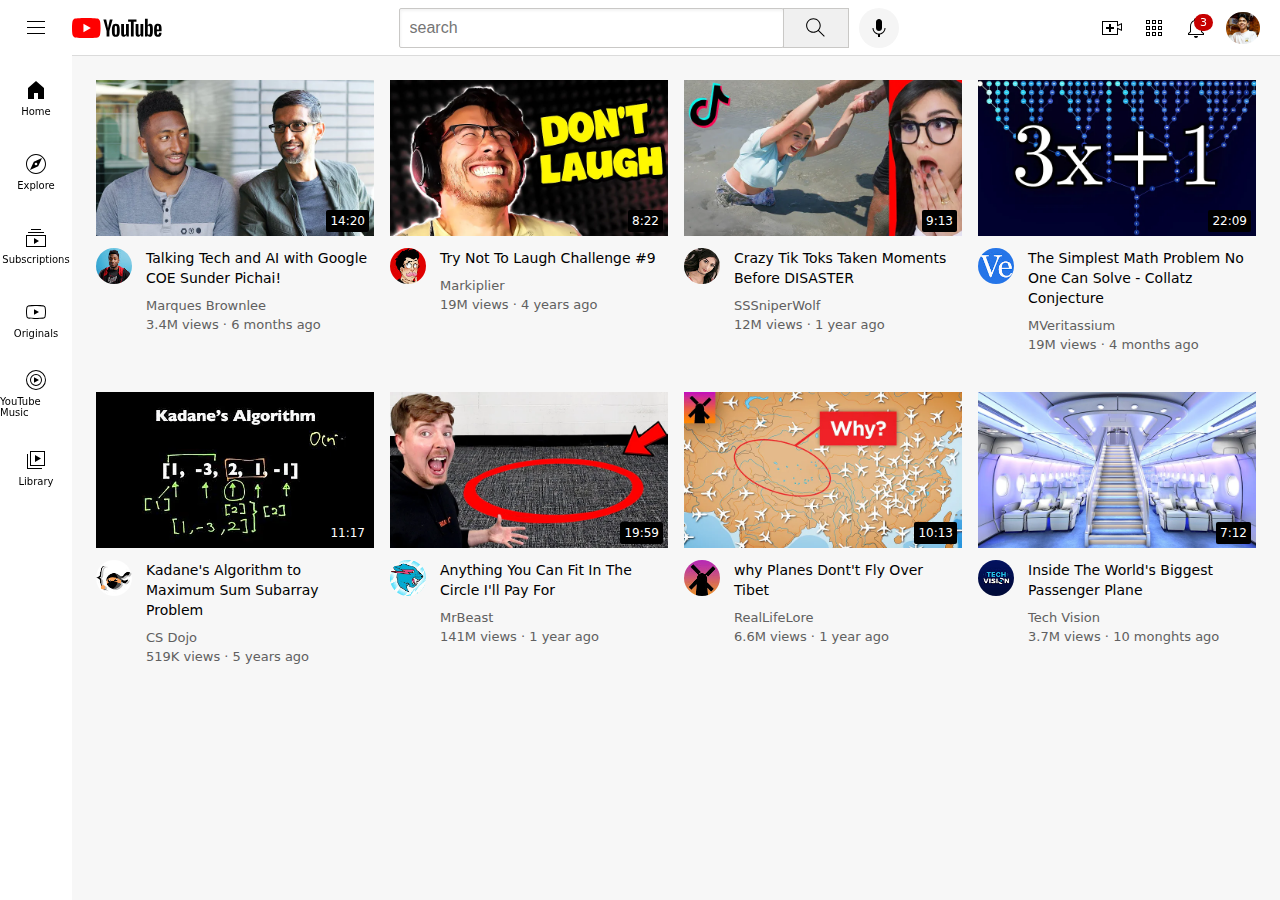
<file: index.html>
<!DOCTYPE html>
<html>
    <head>
        <title>YouTube.com Clone</title>

        <link rel="stylesheet" href="styles/general.css">
        <link rel="stylesheet" href="styles/hearder.css">
        <link rel="stylesheet" href="styles/video.css">
        <link rel="stylesheet" href="styles/sidebar.css">

    </head>
    <body>
        <header class="header">
            <div class="left-section">
                <img class="humberger-menu" src="icon/hamburger-menu.svg">
                <img class="youtube-logo" src="icon/youtube-logo.svg">
            </div>
            <div class="middle-section">
                <input class="search-bar" type="text" placeholder="search">
                <button class="search-button">
                    <img class="search-icon" src="icon/search.svg">
                    <div class="tooltip" >Search</div>
                </button>
                <button class="voice-search-btton">
                    <img class="voice-search-icon" src="icon/voice-search-icon.svg">
                    <div class="tooltip" >Search with your vioce</div>
                </button>
            </div>
            <div class="right-section">
                <div class="upload-icon-container">
                    <img class="upload-icon" src="icon/upload.svg">
                    <div class="tooltip" >Create</div>
                </div>
                <div class="youtube-app">
                    <img class="youtube-apps-icon" src="icon/youtube-apps.svg">
                    <div class="tooltip">YouTube Apps</div>
                </div>
                
                <div class="notification-icon-container">
                    <img class="notification-icon" src="icon/notifications.svg">
                    <div class="tooltip">Notifications</div>
                    <div class="notifications-count">3</div>
                </div>
                <img class="current-user-picture" src="channel-picture/channel-jay.jpg">
            </div>
        </header>

        <nav class="sidebar">
            <div class="sidebar-link">
                <img src="icon/home.svg">
                <div>Home</div>
            </div>
            <div class="sidebar-link">
                <img src="icon/explore.svg">
                <div>Explore</div>
            </div>
            <div class="sidebar-link">
                <img src="icon/subscriptions.svg">
                <div>Subscriptions</div>
            </div>
            <div class="sidebar-link">
                <img src="icon/originals.svg">
                <div>Originals</div>
            </div>
            <div class="sidebar-link">
                <img src="icon/youtube-music.svg">
                <div>YouTube Music</div>
            </div>
            <div class="sidebar-link">
                <img src="icon/library.svg">
                <div>Library</div>
            </div>
        </nav>
        

        <main>
            <section class="video-grid">
                <div class="video-preview">
    
                    <div class="thumbnail-row">
                        <a href="https://youtu.be/n2RNcPRtAiY?si=y4Uw-ykKz_Vl6ytj">
                            <img class="thumbnail" src="thumbnails/thumbnail-1.webp" alt="Talking tech and AI with Google COE" >
                        </a>
                        
                        
                        <div class="video-time">14:20</div>
                    </div>
                    <div class="video-info-grid">

                        <div class="channel-picture">
                                <img class="profile-picture" src="channel-picture/channel-1.jpeg">      
                        </div>
                        <div class="video-info">
                            <p class="video-title">Talking Tech and AI with Google COE Sunder Pichai!</p>
                            <p class="video-author">Marques Brownlee</p>
                            <p class="video-stats">3.4M views &#183; 6 months ago</p>
                        </div>   
                          
                    </div>    
                </div>
        
                <div class="video-preview">
        
                    <div class="thumbnail-row">
                        <a href="https://youtu.be/mP0RAo9SKZk?si=nP5qUUU6xyoVBL1c">
                            <img class="thumbnail" src="thumbnails/thumbnail-2.webp" alt="don't luagh">
                        </a>
                        <div class="video-time">8:22</div>
                    </div>
                    <div class="video-info-grid">
                        <div class="channel-picture">
                            <img class="profile-picture" src="channel-picture/channel-2.jpeg">
                        </div>
                        <div class="video-info">
                            <p class="video-title">Try Not To Laugh Challenge #9</p>
                            <p class="video-author">Markiplier</p>
                            <p class="video-stats">19M views &#183; 4 years ago</p>
                        </div>   
                          
                    </div>  
                </div>
        
                <div class="video-preview">
        
                    <div class="thumbnail-row">
                        <a href="https://youtu.be/FgjPQQeTh1w?si=xSeBSzx62S1_rCc_">
                            <img class="thumbnail" src="thumbnails/thumbnail-3.webp" alt="crazy tik-tok">
                        </a>
                        <div class="video-time">9:13</div>
                    </div>
                    <div class="video-info-grid">
                        <div class="channel-picture">
                            <img class="profile-picture" src="channel-picture/channel-3.jpeg">
                            
                        </div>
                        <div class="video-info">
                            <p class="video-title">Crazy Tik Toks Taken Moments Before DISASTER</p>
                            <p class="video-author">SSSniperWolf</p>
                            <p class="video-stats">12M views &#183; 1 year ago</p>
                        </div>   
                          
                    </div>    
                </div>
        
                <div class="video-preview">
        
                    <div class="thumbnail-row">
                        <a href="https://youtu.be/094y1Z2wpJg?si=2HV5Ze5quTHpuRs6">
                            <img class="thumbnail" src="thumbnails/thumbnail-4.webp" alt="The Simplest Math">
                        </a>
                        <div class="video-time">22:09</div>
                    </div>
                    <div class="video-info-grid">
                        <div class="channel-picture">
                            <img class="profile-picture" src="channel-picture/channel-4.jpeg">
                        </div>
                        <div class="video-info">
                            <p class="video-title">The Simplest Math Problem No One Can Solve - Collatz Conjecture</p>
                            <p class="video-author">MVeritassium</p>
                            <p class="video-stats">19M views &#183; 4 months ago</p>
                        </div>   
                          
                    </div>  
                </div>
        
                <div class="video-preview">
        
                    <div class="thumbnail-row">
                        <a href="https://youtu.be/86CQq3pKSUw?si=8DdILO4YDMnQoQvZ">
                            <img class="thumbnail" src="thumbnails/thumbnail-5.webp" alt="Algorithm">
                        </a>
                        <div class="video-time">11:17</div>
                    </div>
                    <div class="video-info-grid">
                        <div class="channel-picture">
                            <img class="profile-picture" src="channel-picture/channel-5.jpeg">
                        </div>
                        <div class="video-info">
                            <p class="video-title">Kadane's Algorithm to Maximum Sum Subarray Problem</p>
                            <p class="video-author">CS Dojo</p>
                            <p class="video-stats">519K views &#183; 5 years ago</p>
                        </div>   
                          
                    </div>    
                </div>
        
                <div class="video-preview">
        
                    <div class="thumbnail-row">
                        <a href="https://youtu.be/yXWw0_UfSFg?si=5QYDjrqjaIznp4gS">
                            <img class="thumbnail" src="thumbnails/thumbnail-6.webp" alt="Anything">
                        </a>
                        <div class="video-time">19:59</div>
                    </div>
                    <div class="video-info-grid">
                        <div class="channel-picture">
                            <img class="profile-picture" src="channel-picture/channel-6.jpeg">
                        </div>
                        <div class="video-info">
                            <p class="video-title">Anything You Can Fit In The Circle I'll Pay For</p>
                            <p class="video-author">MrBeast</p>
                            <p class="video-stats">141M views &#183; 1 year ago</p>
                        </div>   
                          
                    </div>  
                </div>

                <div class="video-preview">
        
                    <div class="thumbnail-row">
                        <a href="https://youtu.be/fNVa1qMbF9Y?si=rg1Sdfvg4JjYvD04">
                            <img class="thumbnail" src="thumbnails/thumbnail-7.webp" alt="why Planes Don't Fly">
                        </a>
                        <div class="video-time">10:13</div>
                    </div>
                    <div class="video-info-grid">
                        <div class="channel-picture">
                            <img class="profile-picture" src="channel-picture/channel-7.jpeg">
                        </div>
                        <div class="video-info">
                            <p class="video-title">why Planes Dont't Fly Over Tibet</p>
                            <p class="video-author">RealLifeLore</p>
                            <p class="video-stats">6.6M views &#183; 1 year ago</p>
                        </div>   
                          
                    </div>  
                </div>

                <div class="video-preview">
        
                    <div class="thumbnail-row">
                        <a href="https://youtu.be/lFm4EM1juls?si=70J0fm0uZd_FdU0o">
                            <img class="thumbnail" src="thumbnails/thumbnail-8.webp" alt="Inside">
                        </a>
                        <div class="video-time">7:12</div>
                    </div>
                    <div class="video-info-grid">
                        <div class="channel-picture">
                            <img class="profile-picture" src="channel-picture/channel-8.jpeg">
                        </div>
                        <div class="video-info">
                            <p class="video-title">Inside The World's Biggest Passenger Plane</p>
                            <p class="video-author">Tech Vision</p>
                            <p class="video-stats">3.7M views &#183; 10 monghts ago</p>
                        </div>   
                          
                    </div>  
                </div>
            </section>
            
        </main>
    </body>
</html>
</file>
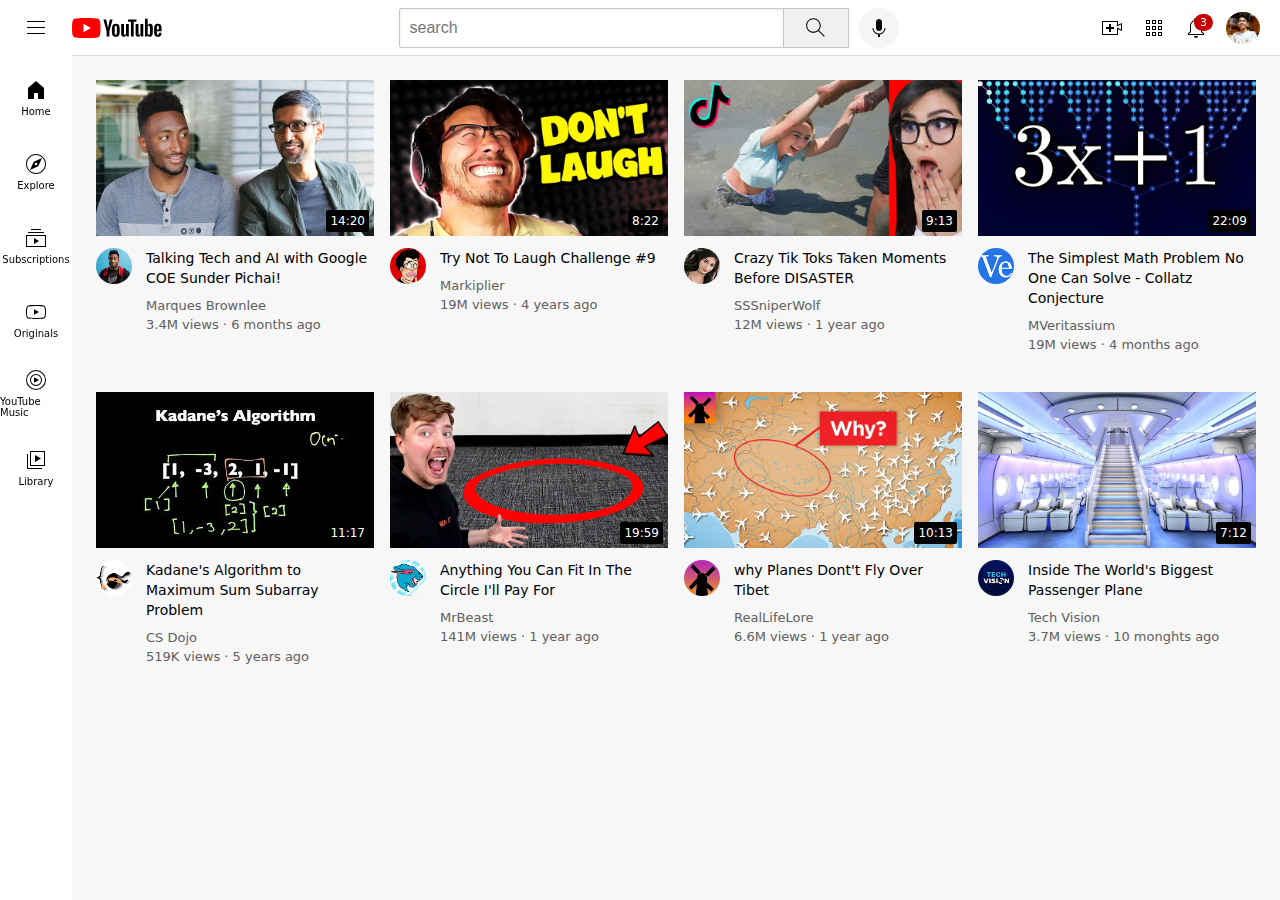
<file: youtube.html>
<!DOCTYPE html>
<html>
    <head>
        <title>YouTube.com Clone</title>

        <link rel="stylesheet" href="styles/general.css">
        <link rel="stylesheet" href="styles/hearder.css">
        <link rel="stylesheet" href="styles/video.css">
        <link rel="stylesheet" href="styles/sidebar.css">

    </head>
    <body>
        <header class="header">
            <div class="left-section">
                <img class="humberger-menu" src="icon/hamburger-menu.svg">
                <img class="youtube-logo" src="icon/youtube-logo.svg">
            </div>
            <div class="middle-section">
                <input class="search-bar" type="text" placeholder="search">
                <button class="search-button">
                    <img class="search-icon" src="icon/search.svg">
                    <div class="tooltip" >Search</div>
                </button>
                <button class="voice-search-btton">
                    <img class="voice-search-icon" src="icon/voice-search-icon.svg">
                    <div class="tooltip" >Search with your vioce</div>
                </button>
            </div>
            <div class="right-section">
                <div class="upload-icon-container">
                    <img class="upload-icon" src="icon/upload.svg">
                    <div class="tooltip" >Create</div>
                </div>
                <div class="youtube-app">
                    <img class="youtube-apps-icon" src="icon/youtube-apps.svg">
                    <div class="tooltip">YouTube Apps</div>
                </div>
                
                <div class="notification-icon-container">
                    <img class="notification-icon" src="icon/notifications.svg">
                    <div class="tooltip">Notifications</div>
                    <div class="notifications-count">3</div>
                </div>
                <img class="current-user-picture" src="channel-picture/channel-jay.jpg">
            </div>
        </header>

        <nav class="sidebar">
            <div class="sidebar-link">
                <img src="icon/home.svg">
                <div>Home</div>
            </div>
            <div class="sidebar-link">
                <img src="icon/explore.svg">
                <div>Explore</div>
            </div>
            <div class="sidebar-link">
                <img src="icon/subscriptions.svg">
                <div>Subscriptions</div>
            </div>
            <div class="sidebar-link">
                <img src="icon/originals.svg">
                <div>Originals</div>
            </div>
            <div class="sidebar-link">
                <img src="icon/youtube-music.svg">
                <div>YouTube Music</div>
            </div>
            <div class="sidebar-link">
                <img src="icon/library.svg">
                <div>Library</div>
            </div>
        </nav>
        

        <main>
            <section class="video-grid">
                <div class="video-preview">
    
                    <div class="thumbnail-row">
                        <a href="https://youtu.be/n2RNcPRtAiY?si=y4Uw-ykKz_Vl6ytj">
                            <img class="thumbnail" src="thumbnails/thumbnail-1.webp" alt="Talking tech and AI with Google COE" >
                        </a>
                        
                        
                        <div class="video-time">14:20</div>
                    </div>
                    <div class="video-info-grid">

                        <div class="channel-picture">
                                <img class="profile-picture" src="channel-picture/channel-1.jpeg">      
                        </div>
                        <div class="video-info">
                            <p class="video-title">Talking Tech and AI with Google COE Sunder Pichai!</p>
                            <p class="video-author">Marques Brownlee</p>
                            <p class="video-stats">3.4M views &#183; 6 months ago</p>
                        </div>   
                          
                    </div>    
                </div>
        
                <div class="video-preview">
        
                    <div class="thumbnail-row">
                        <a href="https://youtu.be/mP0RAo9SKZk?si=nP5qUUU6xyoVBL1c">
                            <img class="thumbnail" src="thumbnails/thumbnail-2.webp" alt="don't luagh">
                        </a>
                        <div class="video-time">8:22</div>
                    </div>
                    <div class="video-info-grid">
                        <div class="channel-picture">
                            <img class="profile-picture" src="channel-picture/channel-2.jpeg">
                        </div>
                        <div class="video-info">
                            <p class="video-title">Try Not To Laugh Challenge #9</p>
                            <p class="video-author">Markiplier</p>
                            <p class="video-stats">19M views &#183; 4 years ago</p>
                        </div>   
                          
                    </div>  
                </div>
        
                <div class="video-preview">
        
                    <div class="thumbnail-row">
                        <a href="https://youtu.be/FgjPQQeTh1w?si=xSeBSzx62S1_rCc_">
                            <img class="thumbnail" src="thumbnails/thumbnail-3.webp" alt="crazy tik-tok">
                        </a>
                        <div class="video-time">9:13</div>
                    </div>
                    <div class="video-info-grid">
                        <div class="channel-picture">
                            <img class="profile-picture" src="channel-picture/channel-3.jpeg">
                            
                        </div>
                        <div class="video-info">
                            <p class="video-title">Crazy Tik Toks Taken Moments Before DISASTER</p>
                            <p class="video-author">SSSniperWolf</p>
                            <p class="video-stats">12M views &#183; 1 year ago</p>
                        </div>   
                          
                    </div>    
                </div>
        
                <div class="video-preview">
        
                    <div class="thumbnail-row">
                        <a href="https://youtu.be/094y1Z2wpJg?si=2HV5Ze5quTHpuRs6">
                            <img class="thumbnail" src="thumbnails/thumbnail-4.webp" alt="The Simplest Math">
                        </a>
                        <div class="video-time">22:09</div>
                    </div>
                    <div class="video-info-grid">
                        <div class="channel-picture">
                            <img class="profile-picture" src="channel-picture/channel-4.jpeg">
                        </div>
                        <div class="video-info">
                            <p class="video-title">The Simplest Math Problem No One Can Solve - Collatz Conjecture</p>
                            <p class="video-author">MVeritassium</p>
                            <p class="video-stats">19M views &#183; 4 months ago</p>
                        </div>   
                          
                    </div>  
                </div>
        
                <div class="video-preview">
        
                    <div class="thumbnail-row">
                        <a href="https://youtu.be/86CQq3pKSUw?si=8DdILO4YDMnQoQvZ">
                            <img class="thumbnail" src="thumbnails/thumbnail-5.webp" alt="Algorithm">
                        </a>
                        <div class="video-time">11:17</div>
                    </div>
                    <div class="video-info-grid">
                        <div class="channel-picture">
                            <img class="profile-picture" src="channel-picture/channel-5.jpeg">
                        </div>
                        <div class="video-info">
                            <p class="video-title">Kadane's Algorithm to Maximum Sum Subarray Problem</p>
                            <p class="video-author">CS Dojo</p>
                            <p class="video-stats">519K views &#183; 5 years ago</p>
                        </div>   
                          
                    </div>    
                </div>
        
                <div class="video-preview">
        
                    <div class="thumbnail-row">
                        <a href="https://youtu.be/yXWw0_UfSFg?si=5QYDjrqjaIznp4gS">
                            <img class="thumbnail" src="thumbnails/thumbnail-6.webp" alt="Anything">
                        </a>
                        <div class="video-time">19:59</div>
                    </div>
                    <div class="video-info-grid">
                        <div class="channel-picture">
                            <img class="profile-picture" src="channel-picture/channel-6.jpeg">
                        </div>
                        <div class="video-info">
                            <p class="video-title">Anything You Can Fit In The Circle I'll Pay For</p>
                            <p class="video-author">MrBeast</p>
                            <p class="video-stats">141M views &#183; 1 year ago</p>
                        </div>   
                          
                    </div>  
                </div>

                <div class="video-preview">
        
                    <div class="thumbnail-row">
                        <a href="https://youtu.be/fNVa1qMbF9Y?si=rg1Sdfvg4JjYvD04">
                            <img class="thumbnail" src="thumbnails/thumbnail-7.webp" alt="why Planes Don't Fly">
                        </a>
                        <div class="video-time">10:13</div>
                    </div>
                    <div class="video-info-grid">
                        <div class="channel-picture">
                            <img class="profile-picture" src="channel-picture/channel-7.jpeg">
                        </div>
                        <div class="video-info">
                            <p class="video-title">why Planes Dont't Fly Over Tibet</p>
                            <p class="video-author">RealLifeLore</p>
                            <p class="video-stats">6.6M views &#183; 1 year ago</p>
                        </div>   
                          
                    </div>  
                </div>

                <div class="video-preview">
        
                    <div class="thumbnail-row">
                        <a href="https://youtu.be/lFm4EM1juls?si=70J0fm0uZd_FdU0o">
                            <img class="thumbnail" src="thumbnails/thumbnail-8.webp" alt="Inside">
                        </a>
                        <div class="video-time">7:12</div>
                    </div>
                    <div class="video-info-grid">
                        <div class="channel-picture">
                            <img class="profile-picture" src="channel-picture/channel-8.jpeg">
                        </div>
                        <div class="video-info">
                            <p class="video-title">Inside The World's Biggest Passenger Plane</p>
                            <p class="video-author">Tech Vision</p>
                            <p class="video-stats">3.7M views &#183; 10 monghts ago</p>
                        </div>   
                          
                    </div>  
                </div>
            </section>
            
        </main>
    </body>
</html>
</file>
<file: styles/general.css>
p {
    
    margin-top: 0;
    margin-bottom: 0;
}
body {
    font-family: system-ui, -apple-system, BlinkMacSystemFont, 'Segoe UI', Roboto, Oxygen, Ubuntu, Cantarell, 'Open Sans', 'Helvetica Neue', sans-serif;
    margin: 0;
    padding-top: 80px;
    padding-left: 96px;
    padding-right: 24px;
    background-color: rgb(247, 247, 247);
}
</file>
<file: styles/hearder.css>
.header{
    height: 55px;

    justify-content: space-between;
    display: flex;
    flex-direction: row;
    justify-content: space-between;

    position: fixed;
    top: 0;
    left: 0;
    right: 0;

    z-index: 100;

    background-color: white;
    border-bottom-width: 1px;
    border-bottom-style: solid;
    border-bottom-color: rgb(219, 219, 219);
}
.left-section{
    display: flex;
    align-items: center;
}
.humberger-menu{
    height: 20px;
    margin-left: 24px;
    height: 24px;
    margin-right: 24px;
    cursor: pointer;
}
.youtube-logo{
    height: 20px;
    cursor: pointer;
}

.middle-section{
    
    flex: 1;
    margin-left: 70px;
    margin-right: 35px;
    max-width: 500px;
    display: flex;
    align-items: center;
}
.search-bar{
    flex: 1;
    height: 36px;
    border-radius: 2px;
    box-shadow: inset 1px 2px 3px rgba(0, 0, 0, 0.05);
    padding-left: 10px;
    font-size: 16px;
    border: 1px solid rgb(201, 200, 198);
    width: 0;
}

.search-var::placeholder{
    font-size: 16px;
}

.search-button{
    height: 40px;
    width: 66px;
    background-color: rgb(240, 240, 240);
    border-width: 1px;
    border-style: solid;
    border-color: rgb(201, 200, 198);
    margin-left: -1px;
    margin-right: 10px;

    
}

.search-button, .voice-search-btton, .upload-icon-container, .youtube-app, .notification-icon-container {
    display: flex;
    justify-content: center;
    align-items: center;
    position: relative;
    cursor: pointer;
}

.search-button .tooltip, .voice-search-btton .tooltip, .upload-icon-container .tooltip, .youtube-app .tooltip, .notification-icon-container .tooltip{
    position: absolute;
   
    background-color: gray;
    color: white;
    padding-top: 4px;
    padding-bottom: 4px;
    padding-left: 8px;
    padding-right: 8px;
    border-radius: 2px;
    font-size: 12px;
    bottom: -30px;
    opacity: 0;
    transition: opacity 0.15s;
    pointer-events: none;
    white-space: nowrap;
}
.search-button:hover .tooltip, .voice-search-btton:hover .tooltip, .upload-icon-container:hover .tooltip, .youtube-app:hover .tooltip, .notification-icon-container:hover .tooltip{
    opacity: 1;
}

.search-icon {
    height: 25px;
}
.voice-search-btton{
    height: 40px;
    width: 40px;
    border-radius: 20px;
    border: none;
    background-color: rgb(245, 245, 245);
}
.voice-search-icon {
    height: 24px;
    
}


.right-section{
    flex-shrink: 0;
    width: 180px;
    display: flex;
    align-items: center;
    justify-content: space-between;
}
.upload-icon{
    height: 24px;
}
.youtube-apps-icon{
    height: 24px;
}
.notification-icon{
    height: 24px;
    
}
.notification-icon-container{
    position: relative;
}
.notifications-count{
    position: absolute;
    top: -2px;
    right: -5px;
    background-color: rgb(199, 0, 0);
    color: white;
    font-size: 11px;
    padding-left: 6px;
    padding-right: 6px;
    padding-top: 2px;
    padding-bottom: 2px;
    border-radius: 10px;
}

.current-user-picture{
    height: 32px;
    border-radius: 16px;
    margin-right: 20px;
    cursor: pointer;
}
</file>
<file: styles/video.css>
.thumbnail{
   width: 100%;
}

.video-title{
   margin-top: 0;
   font-size: 14px;
   font-weight: 500;
   line-height: 20px;
   margin-bottom: 10px;
}


.video-info-grid{
   display: grid;
   grid-template-columns: 50px 1fr;
}
.profile-picture{
   width: 36px;
   border-radius: 50px;
   
}
.thumbnail-row{
   margin-bottom: 8px;
   position: relative;
}
.video-author, .video-stats{
   font-size: 13px;
   color: rgb(96,96,96);
}
.video-author {
   margin-bottom: 4px;
}
.video-grid{
   
   display: grid;
   grid-template-columns: 1fr 1fr 1fr;
   column-gap: 16px;
   row-gap: 40px;
}

@media (max-width: 750px) {
   .video-grid{
      grid-template-columns: 1fr 1fr;
   }
}

@media (min-width: 751px) and (max-width: 999px){
   .video-grid{
      grid-template-columns: 1fr 1fr 1fr;
   }
}

@media (min-width: 1000px) {
   .video-grid {
      grid-template-columns: 1fr 1fr 1fr 1fr;
   }
}


.video-time{
   background-color: black;
   color: white;
  
   font-size: 12px;
   font-weight: 500;
   border-radius: 2px;
   
   padding: 4px ;
   position: absolute;
   bottom: 8px;
   right: 5px;
}
</file>
<file: styles/sidebar.css>
.sidebar{
    position: fixed;
    left: 0;
    bottom: 0;
    top: 55px;
    background-color: white;
    width: 72px;
    z-index: 200;
    padding-top: 5px;
}
.sidebar-link{
    height: 74px; 
    display: flex;
    justify-content: center;
    align-items: center;
    flex-direction: column;
    cursor: pointer;
}
.sidebar-link:hover {
    background-color: rgb(235, 235, 235);
}

.sidebar-link img {
    height: 24px;
    margin-bottom: 4px;
}
.sidebar-link div {
    font-size: 10px;
}
</file>
